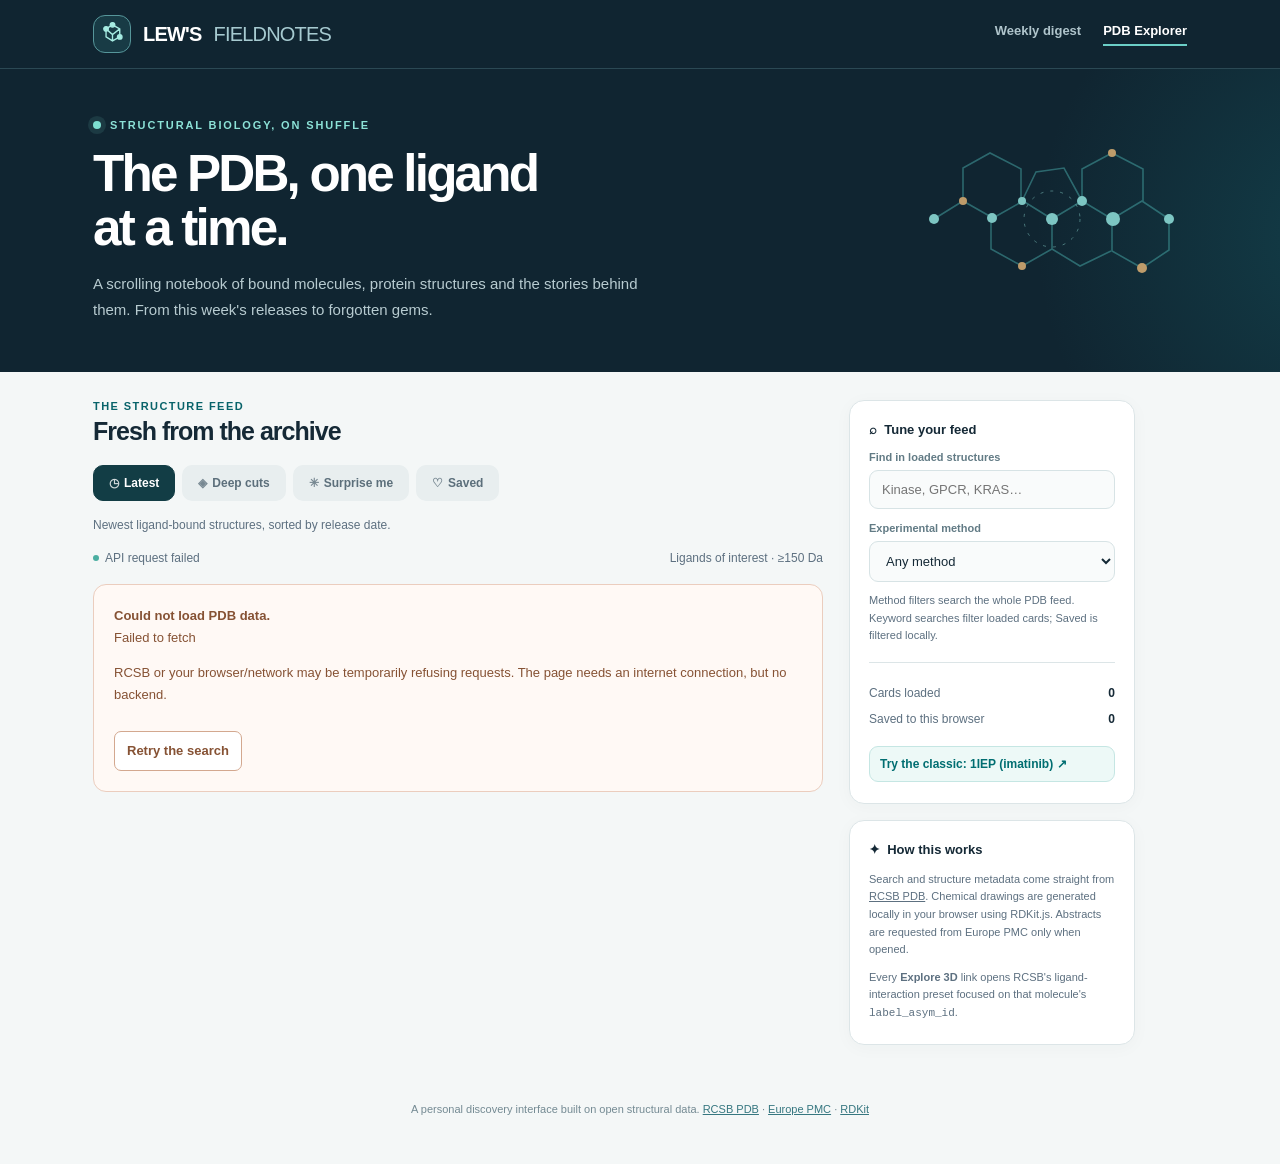
<file: docs/pdb-explorer.html>
<!doctype html>
<html lang="en">
<head>
  <meta charset="utf-8">
  <meta name="viewport" content="width=device-width, initial-scale=1">
  <meta name="theme-color" content="#112433">
  <meta name="description" content="A serendipitous feed of ligand-bound structures from the Protein Data Bank.">
  <title>PDB Explorer — Lew's fieldnotes</title>
  <style>
    :root { --ink:#152936; --muted:#5d7080; --subtle:#8093a0; --bg:#f4f7f7; --card:#fff; --line:#dce5e7; --accent:#087d84; --accentdark:#08636a; --tealbg:#e9f8f6; --gold:#b37e34; --radius:18px; }
    * {box-sizing:border-box} html {scroll-behavior:smooth} body {margin:0; font-family:Inter,-apple-system,BlinkMacSystemFont,"Segoe UI",sans-serif; background:var(--bg); color:var(--ink); -webkit-font-smoothing:antialiased}
    button,input,select {font:inherit} button {cursor:pointer} a {color:inherit} a:hover{color:var(--accent)}
    .topbar {background:#102531;color:#f1f8f8; border-bottom:1px solid #2b4954}
    .top-inner {max-width:1150px;margin:auto;padding:15px 28px;display:flex;justify-content:space-between;align-items:center;gap:20px}
    .brand {display:flex;align-items:center;gap:12px;text-decoration:none;color:#fff;font-weight:800;letter-spacing:-.04em;font-size:20px}
    .brand-mark{width:38px;height:38px;border:1px solid #56969a;border-radius:12px;display:grid;place-items:center;background:#183b45;overflow:hidden}
    .brand-mark svg{width:29px;height:29px}
    .navlinks{display:flex;gap:22px;font-size:13px;font-weight:650}.navlinks a{text-decoration:none;color:#afc4cb}.navlinks a.active{color:#fff}.navlinks a.active:after{content:"";display:block;height:2px;background:#6bcfc7;margin-top:6px}
    .hero {background:#102531;color:#fff;position:relative;overflow:hidden}
    .hero:before {content:"";position:absolute;inset:-50% -30% auto auto;width:640px;height:640px;border-radius:50%;background:radial-gradient(circle,#16616a66 0%,transparent 68%);pointer-events:none}
    .hero-inner {max-width:1150px;margin:auto;padding:50px 28px 49px;position:relative;display:flex;justify-content:space-between;align-items:center;gap:40px}
    .eyebrow {display:flex;align-items:center;gap:9px;color:#8ce2d7;text-transform:uppercase;font-size:11px;font-weight:800;letter-spacing:.17em}
    .dot{width:8px;height:8px;border-radius:50%;background:#7de0d2;box-shadow:0 0 0 5px #7de0d21c}
    h1 {font-size:clamp(34px,4vw,52px);line-height:1.06;margin:16px 0 15px;letter-spacing:-.055em;max-width:540px}
    .hero p{margin:0;color:#b7cbd0;font-size:15px;line-height:1.75;max-width:550px}
    .hero-visual{width:275px;height:158px;flex-shrink:0;opacity:.88}
    .layout{max-width:1150px;margin:auto;padding:28px;display:grid;grid-template-columns:minmax(0,730px) 286px;gap:26px;align-items:start}
    .feed-top{display:flex;justify-content:space-between;align-items:end;gap:12px;margin-bottom:15px}
    .section-tag {font-size:11px;font-weight:850;color:var(--accentdark);letter-spacing:.13em;text-transform:uppercase}
    h2{margin:4px 0;font-size:25px;letter-spacing:-.04em;line-height:1.2}
    .hint{font-size:12px;color:var(--muted);line-height:1.5}
    .tabs{display:flex;flex-wrap:wrap;gap:7px;margin-bottom:15px}
    .tab{padding:10px 15px;border-radius:10px;color:#5c6f7b;background:#e8eeef;border:1px solid transparent;font-size:12px;font-weight:750;white-space:nowrap;transition:.16s}
    .tab:hover{background:#dbe8e8}.tab[aria-pressed="true"]{background:#123d45;border-color:#123d45;color:#fff}
    .tab .tab-icon{margin-right:5px;opacity:.8}
    .filter-toggle{display:none;border:1px solid #bdd8d8;background:#fff;border-radius:8px;padding:8px 10px;color:#285a60;font-size:12px;font-weight:700}
    .status-bar{display:flex;justify-content:space-between;align-items:center;gap:12px;margin:13px 0 17px;min-height:17px;font-size:12px;color:var(--muted)}
    .status-bar .live{display:inline-flex;gap:6px;align-items:center}.status-bar .live:before{content:"";width:6px;height:6px;border-radius:50%;background:#4aaea1}
    .feed{display:flex;flex-direction:column;gap:16px}
    .card{background:var(--card);border:1px solid var(--line);border-radius:var(--radius);box-shadow:0 3px 20px #17313b09;overflow:hidden}
    .card-head{padding:22px 23px 18px}.card-topline{display:flex;align-items:center;gap:9px;flex-wrap:wrap;margin-bottom:12px}
    .pdbid{display:inline-flex;gap:6px;align-items:center;background:var(--tealbg);color:#006d70;padding:6px 9px;border-radius:6px;font-size:11px;letter-spacing:.075em;font-weight:900;text-decoration:none}
    .method-badge{font-size:10px;font-weight:850;letter-spacing:.045em;border-radius:6px;padding:6px 9px;background:#edf1f4;color:#455e6a}
    .method-badge.xray{background:#eff1ff;color:#4257a1}.method-badge.em{background:#fff1e6;color:#955a24}.method-badge.nmr{background:#ebf5e9;color:#3c7542}
    .mode-explainer{font-size:12px;color:var(--muted);line-height:1.55;margin:0 0 15px}
    .release,.meta-item{font-size:12px;color:var(--muted)}.card-title{font-size:21px;line-height:1.38;letter-spacing:-.032em;font-weight:750;margin:0 0 12px}
    .card-subhead{font-size:12px;color:#577080;display:flex;gap:13px;flex-wrap:wrap;align-items:center}
    .card-subhead span{display:inline-flex;gap:5px;align-items:center}
    .ligand-panel{margin:0 22px 19px;border:1px solid #dfe9e9;background:#fafdfc;border-radius:13px;display:flex;min-height:185px;overflow:hidden}
    .depiction{width:45%;min-width:190px;display:flex;align-items:center;justify-content:center;padding:13px;background:#fff;border-right:1px solid #e7eeee;position:relative}
    .depiction svg{display:block;width:100%;height:156px;max-height:156px}.depiction .depict-placeholder{font-size:12px;text-align:center;color:#91a4a8;max-width:160px}
    .ligand-details{flex:1;padding:21px 22px;min-width:0;display:flex;flex-direction:column;align-items:flex-start;justify-content:center}
    .micro-label{text-transform:uppercase;letter-spacing:.115em;font-size:10px;font-weight:850;color:var(--subtle);margin-bottom:7px}
    .ligand-name{font-weight:750;line-height:1.4;font-size:16px;word-break:break-word;overflow-wrap:anywhere;max-height:90px;overflow:hidden;display:-webkit-box;-webkit-line-clamp:4;-webkit-box-orient:vertical}
    .ligand-meta{font-size:12px;color:var(--muted);margin-top:9px;line-height:1.65}
    .tag-row{display:flex;flex-wrap:wrap;gap:6px;margin-top:14px}.tag{font-size:10px;font-weight:760;background:#e9efee;color:#48606a;padding:5px 8px;border-radius:6px}
    .abstract-area{border-top:1px solid #edf1f2;padding:15px 23px 16px}.paper-label{font-size:10px;text-transform:uppercase;color:var(--subtle);font-weight:850;letter-spacing:.1em;margin-bottom:6px}
    .paper-title{font-size:13px;font-weight:650;line-height:1.5;color:#344c58}.abstract-toggle{border:0;background:transparent;padding:8px 0 0;color:var(--accentdark);font-weight:750;font-size:12px}
    .abstract-content{font-size:13px;line-height:1.72;color:#435b68;margin:12px 0 1px;white-space:pre-wrap}
    .card-footer{border-top:1px solid var(--line);display:flex;align-items:center;gap:9px;flex-wrap:wrap;padding:12px 22px;background:#fafcfc}
    .action{font-size:12px;text-decoration:none;display:inline-flex;align-items:center;justify-content:center;gap:7px;padding:9px 12px;border-radius:8px;font-weight:750;border:1px solid #d9e6e6;background:#fff;color:#32515c}
    .action:hover{color:#066e76;border-color:#9ccccc}.action.primary{color:#fff;background:#0a6970;border-color:#0a6970}.action.primary:hover{background:#07545b;color:#fff}
    .bookmark{margin-left:auto;background:transparent;border:1px solid transparent;color:#697e89}.bookmark[aria-pressed="true"]{background:#fff5df;border-color:#edd39b;color:#945e11}
    .bookmark svg,.action svg{width:14px;height:14px;flex:none}
    .rail{position:sticky;top:22px;display:flex;flex-direction:column;gap:16px}
    .rail-box{background:#fff;border:1px solid var(--line);border-radius:15px;padding:21px 19px;box-shadow:0 3px 18px #17313b08}
    .rail-title{font-size:13px;font-weight:850;margin:0 0 14px;display:flex;gap:7px;align-items:center}
    .field-label{display:block;font-size:11px;color:#627b85;font-weight:750;margin:13px 0 7px}
    .field{width:100%;border:1px solid #d7e3e5;background:#f9fbfb;color:var(--ink);padding:11px 12px;border-radius:9px;outline:none;font-size:13px}
    .field:focus{border-color:#2eabb0;box-shadow:0 0 0 3px #2eabb01c}
    .rail-note{margin:10px 0 0;font-size:11px;color:var(--muted);line-height:1.6}
    .rail-separator{height:1px;background:var(--line);margin:17px 0}
    .mini-stat{display:flex;justify-content:space-between;align-items:center;font-size:12px;color:var(--muted);padding:6px 0}.mini-stat strong{color:var(--ink);font-variant-numeric:tabular-nums}
    .sample-button{border:1px solid #c5e6e3;color:#006e71;background:#edf9f7;padding:10px;width:100%;border-radius:9px;font-size:12px;font-weight:750;margin-top:14px;text-align:left}
    .loading{background:#fff;border:1px solid var(--line);border-radius:16px;padding:26px;display:flex;gap:14px;align-items:center;font-size:13px;color:var(--muted)}
    .spinner{width:18px;height:18px;border:2px solid #d7eded;border-top-color:#168188;border-radius:50%;animation:spin .7s linear infinite;flex-shrink:0}@keyframes spin{to{transform:rotate(360deg)}}
    .empty{border:1px dashed #b9cbcd;border-radius:16px;text-align:center;padding:46px 30px;color:var(--muted);background:#ffffffa8}.empty strong{display:block;color:var(--ink);margin-bottom:9px;font-size:17px}
    .error{border:1px solid #ebcdbe;background:#fff9f5;border-radius:13px;padding:20px;color:#865234;font-size:13px;line-height:1.7}.error button{background:#fff;border:1px solid #d3a88f;padding:8px 12px;border-radius:7px;color:#865234;font-weight:750;margin-top:12px}
    .load-wrap{text-align:center;padding:22px 0 42px}.load-button{background:#fff;color:#24545b;border:1px solid #bcd6d7;border-radius:11px;padding:12px 26px;font-size:13px;font-weight:800}.load-button:hover{background:#e8f7f5}.load-button:disabled{opacity:.6;cursor:default}
    footer{padding:30px 28px 50px;text-align:center;font-size:11px;color:#748a93} footer a{color:#367780}
    .hidden{display:none!important}.sr-only{position:absolute;width:1px;height:1px;padding:0;margin:-1px;overflow:hidden;clip:rect(0,0,0,0);white-space:nowrap;border:0}
    @media(max-width:930px){.layout{grid-template-columns:minmax(0,1fr) 235px;gap:17px}.hero-visual{width:190px}.depiction{min-width:145px}.ligand-panel{flex-wrap:wrap}.depiction{min-height:158px}.ligand-details{padding:16px}}
    @media(max-width:710px){.layout{display:flex;flex-direction:column;padding:18px 14px}.main{width:100%}.rail{order:-1;width:100%;position:static}.rail:not(.open){display:none}.rail .rail-box:nth-child(2){display:none}.filter-toggle{display:inline-flex;align-items:center;gap:5px}.hero-inner{padding:32px 18px}.hero-visual{display:none}.top-inner{padding:12px 18px}.brand{font-size:17px}.navlinks{gap:12px;font-size:12px}.tabs{gap:5px}.tab{padding:10px 11px;font-size:11px}.card-head{padding:18px 17px 15px}.card-title{font-size:18px}.ligand-panel{margin:0 14px 14px}.depiction{width:44%;min-width:140px;padding:7px}.ligand-details{min-width:160px;padding:12px 13px}.ligand-name{font-size:13px}.card-footer{padding:11px 14px;gap:7px}.action{font-size:11px;padding:9px}.abstract-area{padding:15px 17px}.bookmark{margin-left:0}.rail-box{padding:14px 17px}}
    @media(max-width:390px){.depiction{width:100%;border-right:0;border-bottom:1px solid #e7eeee}.ligand-details{min-height:115px}.navlinks a:first-child{display:none}}
    @media(prefers-reduced-motion:reduce){*,*:before,*:after{scroll-behavior:auto!important;animation:none!important;transition:none!important}}
  </style>
</head>
<body>
  <header class="topbar">
    <div class="top-inner">
      <a class="brand" href="index.html" aria-label="Lew's fieldnotes home">
        <span class="brand-mark" aria-hidden="true"><svg viewBox="0 0 36 36" fill="none" stroke="#a5ebe1" stroke-width="1.7"><path d="M10 11l8-5 9 5v10l-9 5-8-5zM10 11l8 7 9-7M18 18v8"/><circle cx="10" cy="11" r="2.8" fill="#a5ebe1"/><circle cx="27" cy="21" r="2.8" fill="#a5ebe1"/><circle cx="18" cy="6" r="2.8" fill="#a5ebe1"/></svg></span>
        LEW'S <span style="font-weight:400;color:#a6cad0">FIELDNOTES</span>
      </a>
      <nav class="navlinks" aria-label="Main navigation"><a href="index.html">Weekly digest</a><a class="active" aria-current="page" href="pdb-explorer.html">PDB Explorer</a></nav>
    </div>
  </header>
  <section class="hero">
    <div class="hero-inner">
      <div><div class="eyebrow"><span class="dot"></span> Structural biology, on shuffle</div><h1>The PDB, one ligand<br>at a time.</h1><p>A scrolling notebook of bound molecules, protein structures and the stories behind them. From this week's releases to forgotten gems.</p></div>
      <svg class="hero-visual" viewBox="0 0 275 158" fill="none" aria-hidden="true"><g stroke="#429b9c" stroke-width="1.6" opacity=".65"><path d="M22 77l29-18 30 17 30-17 29 18 30-18 30 18 30-18 27 18"/><path d="M51 59v-33l27-15 31 16v32M79 76v31l31 17 30-17V77M170 59v-32l30-16 31 16v32M200 77v32l30 17 27-18V77"/><path d="M110 59l14-29 28-4 18 33M140 107l28 17 31-15"/></g><g fill="#8ddcd7"><circle cx="22" cy="77" r="5"/><circle cx="80" cy="76" r="5"/><circle cx="140" cy="77" r="6"/><circle cx="201" cy="77" r="7"/><circle cx="257" cy="77" r="5"/><circle cx="110" cy="59" r="4"/><circle cx="170" cy="59" r="5"/></g><g fill="#d6ac72"><circle cx="51" cy="59" r="4"/><circle cx="110" cy="124" r="4"/><circle cx="230" cy="126" r="5"/><circle cx="200" cy="11" r="4"/></g><circle cx="140" cy="77" r="28" stroke="#94e2da" stroke-dasharray="3 7" opacity=".5"/></svg>
    </div>
  </section>
  <div class="layout">
    <main class="main" id="content">
      <div class="feed-top"><div><div class="section-tag">The structure feed</div><h2 id="feed-heading">Fresh from the archive</h2></div><div style="display:flex;align-items:center;gap:9px"><span class="hint" id="counter" aria-live="polite">&nbsp;</span><button class="filter-toggle" type="button" id="filter-toggle" aria-controls="controls" aria-expanded="false">☷ Filters</button></div></div>
      <div class="tabs" role="group" aria-label="Feed mode">
        <button class="tab" data-mode="latest" aria-pressed="true"><span class="tab-icon">◷</span>Latest</button>
        <button class="tab" data-mode="old" aria-pressed="false" title="Random pre-2015 ligand-bound structures"><span class="tab-icon">◈</span>Deep cuts</button>
        <button class="tab" data-mode="random" aria-pressed="false"><span class="tab-icon">✳</span>Surprise me</button>
        <button class="tab" data-mode="saved" aria-pressed="false"><span class="tab-icon">♡</span>Saved <span id="saved-count"></span></button>
      </div>
      <p class="mode-explainer" id="mode-explainer">Newest ligand-bound structures, sorted by release date.</p>
      <div class="status-bar"><span class="live" id="feed-description">Live from the RCSB PDB</span><span id="filter-hint">Ligands of interest · ≥150 Da</span></div>
      <div class="feed" id="feed" aria-live="polite"></div>
      <div class="load-wrap"><button class="load-button" id="load-more" type="button">Load more structures</button></div>
    </main>
    <aside class="rail" id="controls" aria-label="Explore controls">
      <section class="rail-box"><div class="rail-title">⌕ &nbsp;Tune your feed</div>
        <label class="field-label" for="text-filter">Find in loaded structures</label><input class="field" id="text-filter" type="search" placeholder="Kinase, GPCR, KRAS…" autocomplete="off">
        <label class="field-label" for="method-filter">Experimental method</label><select class="field" id="method-filter"><option value="all">Any method</option><option value="xray">Xtal (X-ray)</option><option value="em">Cryo / EM</option><option value="nmr">NMR</option><option value="other">Other methods</option></select>
        <p class="rail-note">Method filters search the whole PDB feed. Keyword searches filter loaded cards; Saved is filtered locally.</p>
        <div class="rail-separator"></div><div class="mini-stat"><span>Cards loaded</span><strong id="stat-loaded">0</strong></div><div class="mini-stat"><span>Saved to this browser</span><strong id="stat-saved">0</strong></div>
        <button class="sample-button" type="button" id="example">Try the classic: 1IEP (imatinib) ↗</button>
      </section>
      <section class="rail-box"><div class="rail-title">✦ &nbsp;How this works</div>
        <p class="rail-note">Search and structure metadata come straight from <a href="https://www.rcsb.org/" target="_blank" rel="noopener">RCSB PDB</a>. Chemical drawings are generated locally in your browser using RDKit.js. Abstracts are requested from Europe PMC only when opened.</p>
        <p class="rail-note">Every <strong>Explore 3D</strong> link opens RCSB's ligand-interaction preset focused on that molecule's <code>label_asym_id</code>.</p>
      </section>
    </aside>
  </div>
  <footer>A personal discovery interface built on open structural data. <a href="https://www.rcsb.org/" target="_blank" rel="noopener">RCSB PDB</a> · <a href="https://europepmc.org/" target="_blank" rel="noopener">Europe PMC</a> · <a href="https://www.rdkit.org/" target="_blank" rel="noopener">RDKit</a></footer>
  <script>
  (() => {
    'use strict';
    const SEARCH_API = 'https://search.rcsb.org/rcsbsearch/v2/query';
    const DATA_API = 'https://data.rcsb.org/graphql';
    const EUROPE_PMC = 'https://www.ebi.ac.uk/europepmc/webservices/rest/search';
    const RDKIT_JS = 'https://unpkg.com/@rdkit/rdkit@2025.3.3-1.0.0/dist/RDKit_minimal.js';
    const STORE_KEY = 'lews-pdb-explorer-saved-v1';
    const PAGE_SIZE = 12;
    const EXCLUDE = new Set('HOH DOD SO4 PO4 GOL EDO PEG PG4 PGE ACT ACE ACY CL NA K CA MG ZN MN FE CU NI CO CD I BR F TRS MES HEP CIT DMS DTT BME MPD IPA EPE IMD NH4 NAG MAN BGC BMA FUC BNG BDP SIA'.split(' '));
    const $ = id => document.getElementById(id);
    const text = (value, fallback = '') => value == null || value === '' ? fallback : String(value);
    const escapeHTML = s => text(s).replace(/[&<>"']/g, c => ({'&':'&amp;','<':'&lt;','>':'&gt;','"':'&quot;',"'":'&#39;'}[c]));
    const keyFor = c => `${c.pdb}:${c.comp}:${c.asym}`;
    const state = {mode:'latest',generation:0,offset:0,total:0,loading:false,ended:false,cards:[],seen:new Set(),saved:readSaved(),drawQueue:[],randomPages:new Set(),rdkitPromise:null};
    function readSaved(){try{return JSON.parse(localStorage.getItem(STORE_KEY)||'{}')||{}}catch(_){return {}}}
    function persistSaved(){try{localStorage.setItem(STORE_KEY,JSON.stringify(state.saved))}catch(_){showToast('Storage is unavailable in this browser.')}}
    function updateStats(){const n=Object.keys(state.saved).length;$('saved-count').textContent=n?`(${n})`:'';$('stat-saved').textContent=n;$('stat-loaded').textContent=state.cards.length;$('counter').textContent=state.mode==='saved'?`${n} saved`:state.cards.length?`${state.cards.length} complexes`:'';}
    function showToast(message){$('feed-description').textContent=message}
    const leaf = (attribute,operator,value) => ({type:'terminal',service:'text',parameters:{attribute,operator,...(value!==undefined?{value}:{})}});
    function buildSearch(offset,rows){
      // The nested group is important: the LOI comp_id and annotation type must belong to the same item.
      const loi={type:'group',logical_operator:'and',label:'nested-attribute',nodes:[
        leaf('rcsb_nonpolymer_entity_annotation.comp_id','exists'),
        leaf('rcsb_nonpolymer_entity_annotation.type','exact_match','SUBJECT_OF_INVESTIGATION')
      ]};
      const nodes=[loi];
      if(state.mode==='old')nodes.push(leaf('rcsb_accession_info.initial_release_date','less','2015-01-01'));
      const method=$('method-filter').value;
      const category={xray:'X-ray',em:'EM',nmr:'NMR'}[method];
      if(category)nodes.push(leaf('rcsb_entry_info.experimental_method','exact_match',category));
      if(method==='other')nodes.push({type:'group',logical_operator:'or',nodes:['Neutron','Other','Integrative','Multiple methods'].map(c=>leaf('rcsb_entry_info.experimental_method','exact_match',c))});
      const direction='desc';
      return {query:{type:'group',logical_operator:'and',nodes},return_type:'entry',request_options:{paginate:{start:offset,rows},sort:[{sort_by:'rcsb_accession_info.initial_release_date',direction}]}};
    }
    const GRAPHQL=`query ExplorePDB($ids:[String!]!){
      entries(entry_ids:$ids){
        rcsb_id struct{title}
        rcsb_entry_info{experimental_method resolution_combined}
        rcsb_accession_info{initial_release_date}
        rcsb_primary_citation{title pdbx_database_id_PubMed pdbx_database_id_DOI year}
        polymer_entities{rcsb_polymer_entity{pdbx_description} rcsb_polymer_entity_container_identifiers{uniprot_ids}}
        nonpolymer_entities{
          rcsb_nonpolymer_entity_container_identifiers{nonpolymer_comp_id asym_ids}
          rcsb_nonpolymer_entity_annotation{type}
          nonpolymer_comp{chem_comp{id name formula_weight} rcsb_chem_comp_descriptor{SMILES}}
          nonpolymer_entity_instances{rcsb_nonpolymer_entity_instance_container_identifiers{asym_id}}
        }
      }
    }`;
    async function fetchJSON(url, options={}){
      const response=await fetch(url,{...options,headers:{Accept:'application/json',...(options.headers||{})}});
      if(!response.ok)throw new Error(`${new URL(url).host} returned HTTP ${response.status}`);
      return response.json();
    }
    async function search(offset,rows){
      const body=buildSearch(offset,rows);
      // POST keeps large search expressions out of the URL; RCSB supports browser CORS.
      return fetchJSON(SEARCH_API,{method:'POST',headers:{'Content-Type':'application/json'},body:JSON.stringify(body)});
    }
    async function describe(ids){
      const result=await fetchJSON(DATA_API,{method:'POST',headers:{'Content-Type':'application/json'},body:JSON.stringify({query:GRAPHQL,variables:{ids}})});
      if(result.errors?.length)throw new Error(`RCSB GraphQL: ${result.errors[0].message}`);
      return result.data?.entries||[];
    }
    function acceptableEntity(entity){
      const chem=entity.nonpolymer_comp?.chem_comp||{};
      const id=text(chem.id||entity.rcsb_nonpolymer_entity_container_identifiers?.nonpolymer_comp_id).toUpperCase();
      const mass=Number(chem.formula_weight)||0;
      return id && mass>=150 && !EXCLUDE.has(id);
    }
    function fromEntry(entry){
      const pdb=text(entry.rcsb_id).toUpperCase();if(!pdb)return [];
      const protein=(entry.polymer_entities||[]).map(x=>x.rcsb_polymer_entity?.pdbx_description).filter(Boolean);
      const uniqueProteins=[...new Set(protein)];
      const items=(entry.nonpolymer_entities||[]).filter(acceptableEntity);
      const marked=items.filter(e=>(e.rcsb_nonpolymer_entity_annotation||[]).some(x=>x.type==='SUBJECT_OF_INVESTIGATION'));
      const selected=(marked.length?marked:items).slice(0,2);
      return selected.map(entity=>{
        const chem=entity.nonpolymer_comp?.chem_comp||{};
        const ident=entity.rcsb_nonpolymer_entity_container_identifiers||{};
        const instance=(entity.nonpolymer_entity_instances||[]).map(x=>x.rcsb_nonpolymer_entity_instance_container_identifiers?.asym_id).find(Boolean);
        const asym=text(instance||(ident.asym_ids||[])[0]);
        if(!asym)return null; // Never guess an RCSB label_asym_id.
        return {pdb,comp:text(chem.id||ident.nonpolymer_comp_id).toUpperCase(),asym,
          ligand:text(chem.name,'Unnamed ligand'),smiles:text(entity.nonpolymer_comp?.rcsb_chem_comp_descriptor?.SMILES),mw:Number(chem.formula_weight)||0,
          title:text(entry.struct?.title,pdb),protein:uniqueProteins.slice(0,3),
          method:text(entry.rcsb_entry_info?.experimental_method),resolution:entry.rcsb_entry_info?.resolution_combined?.[0]??null,
          released:text(entry.rcsb_accession_info?.initial_release_date),
          paper:text(entry.rcsb_primary_citation?.title),doi:text(entry.rcsb_primary_citation?.pdbx_database_id_DOI),
          pmid:text(entry.rcsb_primary_citation?.pdbx_database_id_PubMed),year:entry.rcsb_primary_citation?.year??null};
      }).filter(Boolean);
    }
    function rcsb3D(c){const u=new URL(`https://www.rcsb.org/3d-view/${encodeURIComponent(c.pdb)}`);u.searchParams.set('preset','ligandInteraction');u.searchParams.set('label_asym_id',c.asym);return u.href}
    function formatDate(s){if(!s)return 'Date unknown';const d=new Date(s);return Number.isNaN(d.getTime())?s:d.toLocaleDateString('en-AU',{day:'numeric',month:'short',year:'numeric'})}
    function methodInfo(raw){
      // rcsb_entry_info.experimental_method uses broad categories such as 'X-ray', 'EM', 'NMR'.
      // Older saved cards and external data may instead use detailed method names.
      const m=text(raw).trim().toUpperCase();
      if(m==='X-RAY'||m==='XTAL'||m.includes('X-RAY DIFFRACTION'))return {kind:'xray',label:'Xtal',detail:'X-ray crystallography'};
      if(m==='EM'||m==='CRYO'||m.includes('ELECTRON')||m.includes('CRYO-EM'))return {kind:'em',label:'Cryo/EM',detail:'Electron microscopy (often cryo-EM)'};
      if(m==='NMR'||m.includes('NMR'))return {kind:'nmr',label:'NMR',detail:'NMR spectroscopy'};
      return {kind:'other',label:m?'Other':'Unknown',detail:text(raw,'Method unknown')};
    }
    function formatMethod(m){return methodInfo(m).detail}
    function family(c){const t=[c.title,...c.protein].join(' ').toLowerCase();for(const [pattern,label] of [[/kinase|phosphorylation/,'Kinase'],[/g.protein.coupled|gpcr|adrenergic|opioid receptor/,'GPCR'],[/protease|proteinase|peptidase/,'Protease'],[/polymerase/,'Polymerase'],[/reductase|oxidase|dehydrogenase/,'Oxidoreductase'],[/transporter|channel|pump/,'Transporter'],[/ribosom/,'Ribosome']])if(pattern.test(t))return label;return 'Protein–ligand'}
    function icon(name){if(name==='arrow')return '<svg viewBox="0 0 24 24" fill="none" stroke="currentColor" stroke-width="1.9" stroke-linecap="round" stroke-linejoin="round" aria-hidden="true"><path d="M7 17 17 7M8 7h9v9"/></svg>';if(name==='bookmark')return '<svg viewBox="0 0 24 24" fill="none" stroke="currentColor" stroke-width="1.8" stroke-linecap="round" stroke-linejoin="round" aria-hidden="true"><path d="M6 4.5h12v16l-6-4-6 4z"/></svg>';return ''}
    function cardHTML(c){
      const id=keyFor(c),saved=!!state.saved[id],method=methodInfo(c.method);const resolution=c.resolution?`${Number(c.resolution).toFixed(2)} Å`:'';
      const abstractAvailable=!!(c.pmid||c.doi);
      return `<article class="card" data-key="${escapeHTML(id)}">
        <div class="card-head"><div class="card-topline"><a class="pdbid" href="https://www.rcsb.org/structure/${encodeURIComponent(c.pdb)}" target="_blank" rel="noopener">◈ ${escapeHTML(c.pdb)}</a><span class="method-badge ${method.kind}" title="${escapeHTML(method.detail)}">${escapeHTML(method.label)}</span><span class="release">Released ${escapeHTML(formatDate(c.released))}</span></div>
        <h3 class="card-title">${escapeHTML(c.title)}</h3><div class="card-subhead"><span>⌬ ${escapeHTML(formatMethod(c.method))}</span>${resolution?`<span>◇ ${escapeHTML(resolution)}</span>`:''}${c.protein.length?`<span>◌ ${escapeHTML(c.protein[0].slice(0,85))}</span>`:''}</div></div>
        <div class="ligand-panel"><div class="depiction" data-smiles="${escapeHTML(c.smiles)}" data-comp="${escapeHTML(c.comp)}"><div class="depict-placeholder">Preparing 2D structure…</div></div>
          <div class="ligand-details"><div class="micro-label">Bound ligand · ${escapeHTML(c.comp)}</div><div class="ligand-name" title="${escapeHTML(c.ligand)}">${escapeHTML(c.ligand)}</div><div class="ligand-meta">${Math.round(c.mw)} Da · ligand chain ${escapeHTML(c.asym)}</div><div class="tag-row"><span class="tag">${escapeHTML(family(c))}</span><span class="tag">CCD: ${escapeHTML(c.comp)}</span></div></div></div>
        <div class="abstract-area"><div class="paper-label">Associated publication</div><div class="paper-title">${escapeHTML(c.paper||'No primary publication linked in the PDB record')}</div>${abstractAvailable?`<button class="abstract-toggle" type="button" data-action="abstract" aria-expanded="false">Read abstract ↓</button><div class="abstract-content hidden" role="region"></div>`:''}</div>
        <div class="card-footer"><a class="action primary" href="${escapeHTML(rcsb3D(c))}" target="_blank" rel="noopener">Explore 3D ${icon('arrow')}</a><a class="action" href="https://www.rcsb.org/structure/${encodeURIComponent(c.pdb)}" target="_blank" rel="noopener">PDB entry ${icon('arrow')}</a>${c.doi?`<a class="action" href="https://doi.org/${encodeURIComponent(c.doi)}" target="_blank" rel="noopener">Paper ${icon('arrow')}</a>`:''}<button type="button" class="action bookmark" data-action="save" aria-label="${saved?'Remove saved complex':'Save complex'}" aria-pressed="${saved}">${icon('bookmark')} ${saved?'Saved':'Save'}</button></div>
      </article>`;
    }
    function filterCards(cards){
      const q=$('text-filter').value.toLowerCase().trim();const m=$('method-filter').value;
      return cards.filter(c=>{
        const method=methodInfo(c.method);
        const searchable=[c.pdb,c.comp,c.ligand,c.title,c.paper,...c.protein,method.label,method.detail,method.kind].join(' ').toLowerCase();
        return (!q||searchable.includes(q))&&(m==='all'||method.kind===m);
      });
    }
    let depictObserver;
    function render(){
      const data=state.mode==='saved'?Object.values(state.saved).reverse():state.cards;
      const visible=filterCards(data);
      $('feed').innerHTML=visible.length?visible.map(cardHTML).join(''):(state.loading?'':`<div class="empty"><strong>${state.mode==='saved'?'Nothing saved yet':'No matching cards'}</strong>${state.mode==='saved'?'Use the Save control on a structure to keep it here.':'Try clearing the local filters, or load more structures.'}</div>`);
      for(const e of document.querySelectorAll('.depiction'))depictObserver?.observe(e);
      updateStats();
      $('load-more').classList.toggle('hidden',state.mode==='saved'||state.ended);
      $('load-more').disabled=state.loading;
      $('load-more').textContent=state.loading?'Loading…':'Load more structures';
    }
    async function loadMore(){
      if(state.loading||state.ended||state.mode==='saved')return;
      const generation=state.generation;state.loading=true;
      if(!state.cards.length)$('feed').innerHTML='<div class="loading"><div class="spinner"></div>Searching ligand-bound structures in the PDB…</div>';
      $('load-more').disabled=true;$('load-more').textContent='Loading…';
      try{
        let offset=state.offset;
        if(state.mode==='random'||state.mode==='old'){
          if(!state.total){const head=await search(0,1);state.total=head.total_count||0}
          const pages=Math.max(1,Math.ceil(state.total/PAGE_SIZE));
          let page=Math.floor(Math.random()*pages);
          for(let i=0;i<12&&state.randomPages.has(page);i++)page=Math.floor(Math.random()*pages);
          state.randomPages.add(page);offset=page*PAGE_SIZE;
        }
        const result=await search(offset,PAGE_SIZE);if(state.generation!==generation)return;
        state.total=result.total_count||state.total;
        const ids=(result.result_set||[]).map(x=>x.identifier).filter(Boolean);
        if(state.mode!=='random'&&state.mode!=='old')state.offset+=PAGE_SIZE;
        if(!ids.length){state.ended=true;return}
        // Small batches avoid huge GraphQL payloads and keep the UI responsive.
        const entries=await describe(ids);if(state.generation!==generation)return;
        const newCards=entries.flatMap(fromEntry);
        for(const c of newCards){const id=keyFor(c);if(!state.seen.has(id)){state.seen.add(id);state.cards.push(c)}}
        if(state.mode!=='random'&&state.mode!=='old'&&state.offset>=state.total)state.ended=true;
        if((state.mode==='random'||state.mode==='old')&&state.randomPages.size>=Math.ceil(state.total/PAGE_SIZE))state.ended=true;
        $('feed-description').textContent=`Live from RCSB · ${state.total.toLocaleString()} matching PDB entries`;
      }catch(e){
        if(state.generation!==generation)return;
        console.error('PDB Explorer:',e);
        $('feed-description').textContent='API request failed';
        const box=document.createElement('div');box.className='error';box.innerHTML=`<strong>Could not load PDB data.</strong><div>${escapeHTML(e.message)}</div><p>RCSB or your browser/network may be temporarily refusing requests. The page needs an internet connection, but no backend.</p><button type="button" id="retry-api">Retry the search</button>`;
        $('feed').replaceChildren(box);box.querySelector('button').addEventListener('click',()=>{state.loading=false;loadMore()});
        $('load-more').classList.add('hidden');return;
      }finally{
        if(state.generation===generation){state.loading=false;if(!$('feed').querySelector('.error'))render()}
      }
    }
    function changeMode(mode){
      state.generation++;state.mode=mode;state.offset=0;state.total=0;state.ended=false;state.loading=false;state.cards=[];state.seen.clear();state.randomPages.clear();
      for(const b of document.querySelectorAll('[data-mode]'))b.setAttribute('aria-pressed',String(b.dataset.mode===mode));
      const headings={latest:'Fresh from the archive',old:'Rediscover the classics',random:'The PDB on shuffle',saved:'Your reading shelf'};
      const descriptions={latest:'Newest first · live RCSB search',old:'Pre-2015 archive · shuffled',random:'A random slice of the archive',saved:'Saved to this browser'};
      const explainers={latest:'Newest ligand-bound structures, sorted by release date.',old:'Deep cuts: randomly chosen ligand complexes released before 2015 — older discoveries you might have missed.',random:'A random sample of ligand complexes from across the entire PDB archive.',saved:'Your bookmarked ligand complexes, stored in this browser.'};
      $('mode-explainer').textContent=explainers[mode];
      $('feed-heading').textContent=headings[mode];$('feed-description').textContent=descriptions[mode];
      $('filter-hint').textContent=mode==='saved'?'Your personal collection':'Ligands of interest · ≥150 Da';
      if(mode==='saved')render();else loadMore();
    }
    let rdkitPromise;
    function loadRDKit(){
      if(rdkitPromise)return rdkitPromise;
      rdkitPromise=new Promise((resolve,reject)=>{
        if(typeof window.initRDKitModule==='function'){window.initRDKitModule().then(resolve,reject);return}
        const script=document.createElement('script');script.src=RDKIT_JS;script.async=true;
        script.onload=()=>window.initRDKitModule({locateFile:file=>new URL(file,RDKIT_JS).href}).then(resolve,reject);
        script.onerror=()=>reject(new Error('Unable to load RDKit.js'));
        document.head.append(script);
      });return rdkitPromise;
    }
    function setupDepictions(){
      depictObserver=new IntersectionObserver(entries=>{
        for(const entry of entries){if(!entry.isIntersecting)continue;
          const el=entry.target;depictObserver.unobserve(el);
          if(!el.dataset.smiles){el.textContent='2D depiction unavailable for this ligand';continue}
          loadRDKit().then(rdkit=>{
            if(!el.isConnected)return;
            let mol;
            try{mol=rdkit.get_mol(el.dataset.smiles);if(!mol)throw new Error('Invalid SMILES');const svg=mol.get_svg();if(!svg)throw new Error('No drawing');
              el.innerHTML=svg;
              // This SVG is generated by RDKit, never from raw API HTML.
              const node=el.querySelector('svg');if(node){node.setAttribute('role','img');node.setAttribute('aria-label',`${el.dataset.comp} 2D chemical structure`)}
            }catch(e){console.warn('RDKit depiction failed',e);el.innerHTML=`<div class="depict-placeholder">2D depiction unavailable<br><a target="_blank" rel="noopener" href="https://www.rcsb.org/ligand/${encodeURIComponent(el.dataset.comp)}">View ligand at RCSB ↗</a></div>`}
            finally{mol?.delete()}
          }).catch(e=>{console.warn('RDKit.js unavailable',e);if(el.isConnected)el.innerHTML=`<div class="depict-placeholder">2D renderer unavailable<br><a target="_blank" rel="noopener" href="https://www.rcsb.org/ligand/${encodeURIComponent(el.dataset.comp)}">View ligand at RCSB ↗</a></div>`});
        }
      },{rootMargin:'400px 0px'});
    }
    const abstractCache=new Map();
    async function loadAbstract(c){
      const lookup=c.pmid?`EXT_ID:${c.pmid} AND SRC:MED`:`DOI:"${c.doi}"`;
      if(abstractCache.has(lookup))return abstractCache.get(lookup);
      const url=new URL(EUROPE_PMC);url.searchParams.set('query',lookup);url.searchParams.set('format','json');url.searchParams.set('resultType','core');url.searchParams.set('pageSize','1');
      const payload=await fetchJSON(url.href);const record=payload.resultList?.result?.[0];
      const raw=text(record?.abstractText).replace(/<[^>]+>/g,' ').replace(/&nbsp;/g,' ').replace(/&amp;/g,'&').trim();
      const value=raw||'No abstract is available from Europe PMC for this publication.';
      abstractCache.set(lookup,value);return value;
    }
    $('feed').addEventListener('click',async e=>{
      const btn=e.target.closest('button[data-action]');if(!btn)return;
      const cardEl=btn.closest('.card');const id=cardEl?.dataset.key;
      const item=state.cards.find(item=>keyFor(item)===id)||state.saved[id]||(exampleItem&&keyFor(exampleItem)===id?exampleItem:null);
      if(!item)return;
      if(btn.dataset.action==='save'){
        if(state.saved[id])delete state.saved[id];else state.saved[id]=item;
        persistSaved();if(state.mode==='saved'&&$('feed-heading').textContent==='Your reading shelf')render();else{
          btn.setAttribute('aria-pressed',String(!!state.saved[id]));btn.setAttribute('aria-label',state.saved[id]?'Remove saved complex':'Save complex');btn.innerHTML=`${icon('bookmark')} ${state.saved[id]?'Saved':'Save'}`;updateStats();}
      }
      if(btn.dataset.action==='abstract'){
        const region=cardEl.querySelector('.abstract-content');const expanded=btn.getAttribute('aria-expanded')==='true';
        if(expanded){region.classList.add('hidden');btn.setAttribute('aria-expanded','false');btn.textContent='Read abstract ↓';return}
        region.classList.remove('hidden');btn.setAttribute('aria-expanded','true');btn.textContent='Hide abstract ↑';
        if(!region.dataset.loaded){region.textContent='Loading the paper abstract…';try{region.textContent=await loadAbstract(item)}catch(error){region.textContent=`Could not retrieve abstract (${error.message}). Open the paper instead.`}region.dataset.loaded='true'}
      }
    });
    // The example is a live GraphQL result, but isn't bookmarked automatically.
    let exampleItem=null;
    async function showExample(){
      changeMode('saved');$('feed-heading').textContent='A classic: 1IEP';$('feed-description').textContent='Example loaded live from RCSB';
      $('feed').innerHTML='<div class="loading"><div class="spinner"></div>Retrieving 1IEP…</div>';
      const generation=++state.generation;exampleItem=null;
      try{const data=await describe(['1IEP']);if(state.generation!==generation)return;
        const all=data.flatMap(fromEntry);const item=all.find(c=>c.comp==='STI')||all[0];if(!item)throw new Error('1IEP has no displayable ligand instance');
        exampleItem=item;$('feed').innerHTML=cardHTML(item);for(const e of document.querySelectorAll('.depiction'))depictObserver.observe(e);
        $('counter').textContent='1 classic';$('load-more').classList.add('hidden');
      }catch(e){if(state.generation!==generation)return;$('feed').innerHTML=`<div class="error">Unable to fetch 1IEP: ${escapeHTML(e.message)}</div>`}
    }
    for(const b of document.querySelectorAll('[data-mode]'))b.addEventListener('click',()=>changeMode(b.dataset.mode));
    $('load-more').addEventListener('click',loadMore);
    $('example').addEventListener('click',showExample);
    $('filter-toggle').addEventListener('click',()=>{const open=$('controls').classList.toggle('open');$('filter-toggle').setAttribute('aria-expanded',String(open))});
    $('text-filter').addEventListener('input',()=>{if($('feed-heading').textContent==='A classic: 1IEP')return;render()});
    $('method-filter').addEventListener('change',()=>{
      if($('feed-heading').textContent==='A classic: 1IEP')changeMode('latest');
      else if(state.mode==='saved')render();
      else changeMode(state.mode); // Re-query RCSB instead of filtering only the loaded cards.
    });
    setupDepictions();updateStats();changeMode('latest');
  })();
  </script>
</body>
</html>
</file>
